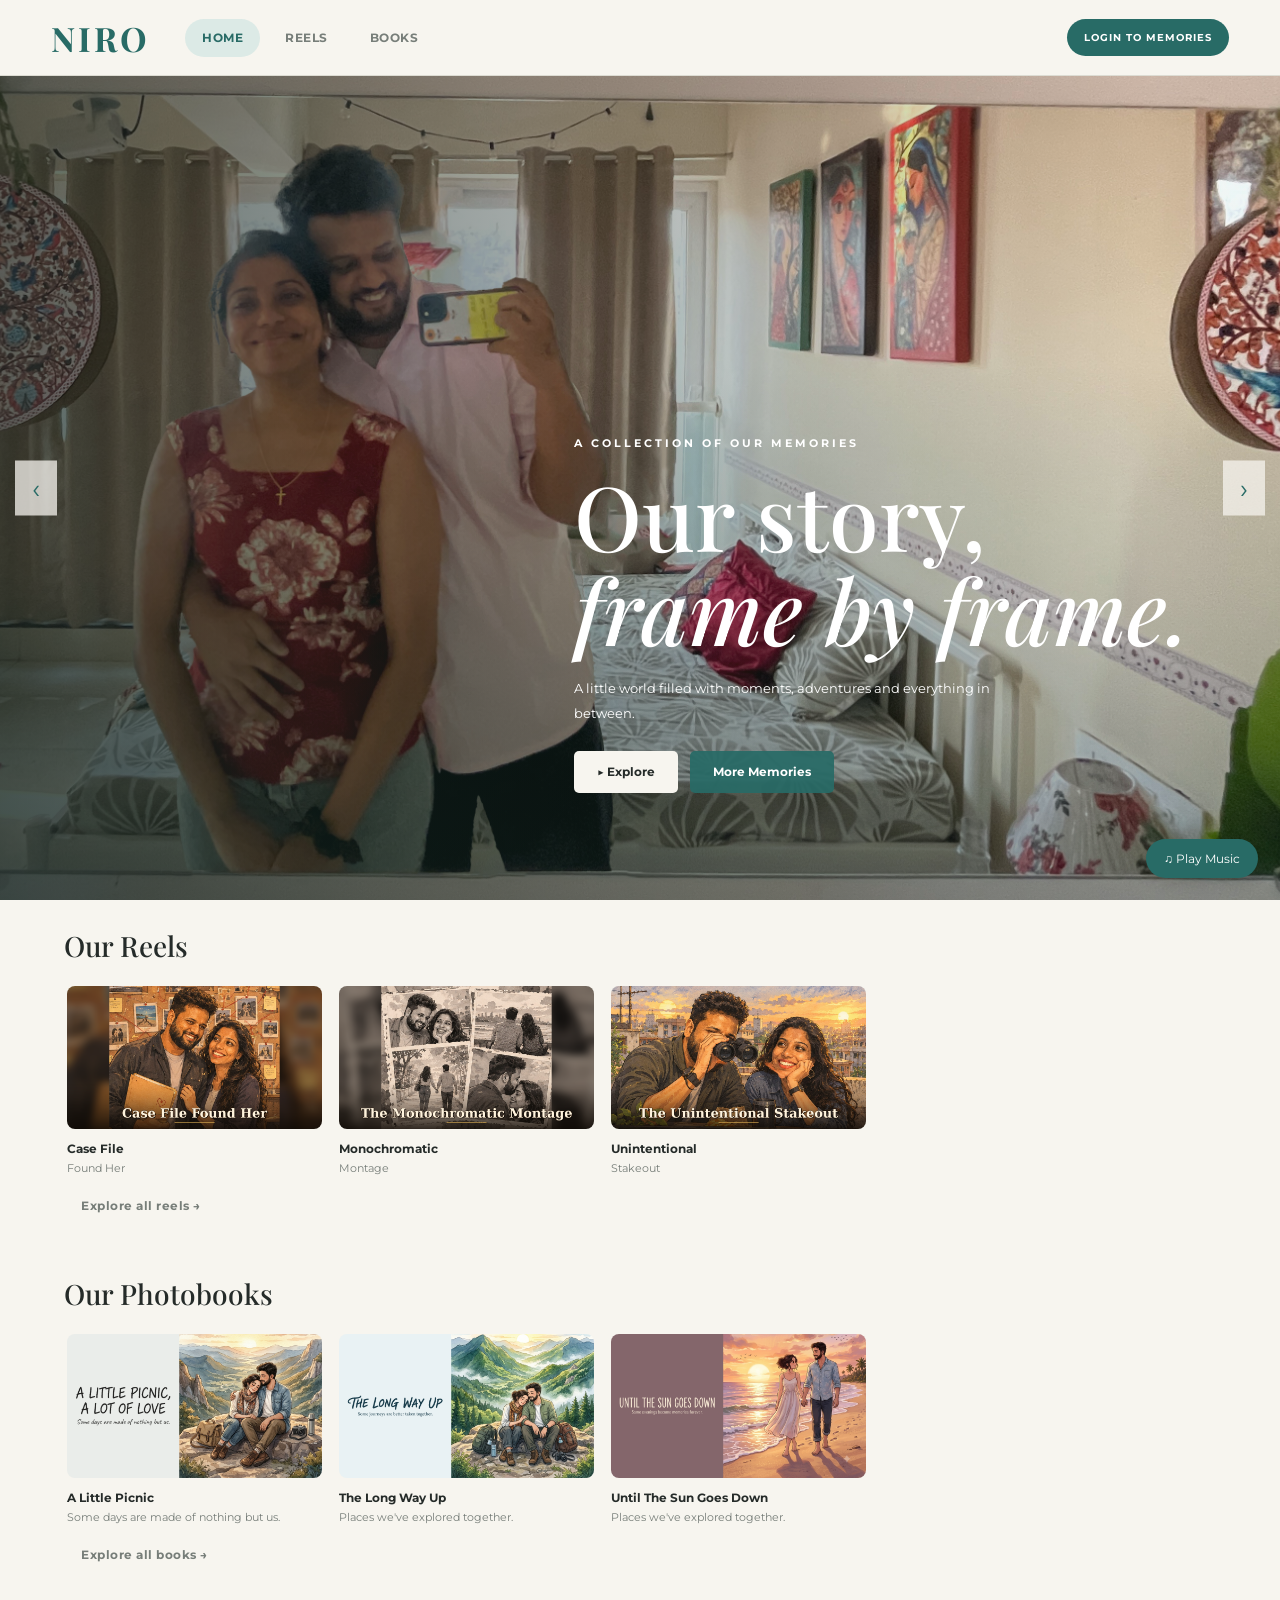
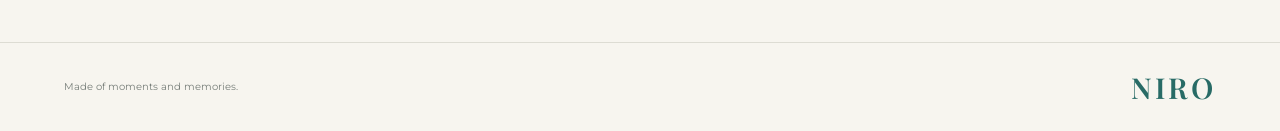
<file: index.html>
<!DOCTYPE html>
<html lang="en">
<head>
  <meta charset="UTF-8">
  <meta name="viewport" content="width=device-width,initial-scale=1">
  <title>NIRO | Our Memories</title>
  <link rel="stylesheet" href="style.css">
</head>
<body>
<div class="loader" id="loader"><h1>NIRO</h1></div>

<header class="topbar">
  <a class="brand" href="index.html">NIRO</a>
  <nav class="main-nav">
    <a class="nav-link active" href="index.html">HOME</a>
    <a class="nav-link" href="reels.html">REELS</a>
    <a class="nav-link" href="books.html">BOOKS</a>
    <!-- <a class="nav-link" href="photos.html">PHOTOS</a> -->
  </nav>
  <div class="top-actions">
    <button class="login-memory" onclick="openLogin()">LOGIN TO MEMORIES</button>
    <div class="niro-profile couple-profile hidden"><img src="assets/niro_profile.jpeg" alt="NIRO profile"></div>
    <span class="role-label hidden">NIRO</span>
    <button class="logout-button hidden" onclick="logout()">LOGOUT</button>
  </div>
</header>

<main>
  <section class="hero">
    <div class="hero-slide active" style="background-image:url('assets/NIRO_Banner.jpg')">
      <div class="hero-shade"></div>
      <div class="hero-content">
        <div class="hero-kicker">A COLLECTION OF OUR MEMORIES</div>
        <h1>Our story,<br><em>frame by frame.</em></h1>
        <p>A little world filled with moments, adventures and everything in between.</p>
        <div class="hero-buttons">
          <button class="hero-btn primary" onclick="document.getElementById('homeReels').scrollIntoView({behavior:'smooth'})">▶ Explore</button>
          <button class="hero-btn secondary" onclick="openLogin()">More Memories</button>
        </div>
      </div>
    </div>
    <button class="hero-arrow hero-prev" id="heroPrev" aria-label="Previous banner">‹</button>
    <button class="hero-arrow hero-next" id="heroNext" aria-label="Next banner">›</button>
    <div class="hero-indicators"><button class="active" aria-label="Banner 1"></button></div>
  </section>

  <section class="shelf">
    <div class="shelf-heading"><h2>Our Reels</h2></div>
    <div class="shelf-track" id="homeReels"></div>
    <a class="nav-link" href="reels.html">Explore all reels →</a>
  </section>
  <section class="shelf">
    <div class="shelf-heading"><h2>Our Photobooks</h2></div>
    <div class="shelf-track" id="homeBooks"></div>
    <a class="nav-link" href="books.html">Explore all books →</a>
  </section>
  <!-- <section class="shelf">
    <div class="shelf-heading"><h2>Still Frames</h2></div>
    <div class="shelf-track" id="homePhotos"></div>
    <a class="nav-link" href="photos.html">Explore all photos →</a>
  </section> -->
</main>

<footer class="footer"><span>Made of moments and memories.</span><span class="footer-brand">NIRO</span></footer>

<div class="login-modal hidden" id="loginModal">
  <div class="login-card">
    <button class="login-close" onclick="closeLogin()" aria-label="Close">×</button>
    <div class="brand">NIRO</div><h2>Welcome back.</h2><p>Your memories are waiting.</p>
    <form id="loginForm">
      <label for="username">USERNAME</label><input id="username" autocomplete="username" required>
      <label for="password">PASSWORD</label><input id="password" type="password" autocomplete="current-password" required>
      <span class="login-error" id="loginError"></span>
      <button class="login-submit" type="submit">ENTER MEMORIES</button>
    </form>
  </div>
</div>

<div class="viewer hidden" id="viewer">
  <button class="viewer-close" onclick="closeViewer()" aria-label="Close viewer">×</button>
  <div id="viewerContent"></div>
</div>

<script src="media-data.js"></script><script src="app.js"></script>
</body>
</html>
</file>
<file: style.css>
@import url('https://fonts.googleapis.com/css2?family=Playfair+Display:ital,wght@0,400;0,500;0,600;0,700;1,400;1,500&family=Montserrat:wght@400;500;600;700;800&display=swap');

:root {
    --ivory: #F7F5EF;
    --ivory-dark: #EEECE4;
    --teal: #286B66;
    --teal-light: #DCEAE6;
    --ink: #252B29;
    --muted: #777E79;
    --line: #DDDCD3;
    --heading: 'Playfair Display', serif;
    --body: 'Montserrat', sans-serif;
}

* {
    box-sizing: border-box;
    margin: 0;
    padding: 0;
}

html {
    scroll-behavior: smooth;
}

body {
    background: var(--ivory);
    color: var(--ink);
    font-family: var(--body);
    min-height: 100vh;
}

button, input {
    font: inherit;
}

button, a {
    -webkit-tap-highlight-color: transparent;
}

a {
    text-decoration: none;
    color: inherit;
}

button {
    cursor: pointer;
}

.hidden {
    display: none !important;
}


/* LOADER */

.loader {
    position: fixed;
    inset: 0;
    z-index: 9999;
    display: grid;
    place-items: center;
    background: var(--ivory);
    transition: opacity .6s, visibility .6s;
}

.loader.done {
    opacity: 0;
    visibility: hidden;
    pointer-events: none;
}

.loader h1 {
    font-family: var(--heading);
    font-size: clamp(4rem, 12vw, 8rem);
    letter-spacing: 12px;
    color: var(--teal);
    font-weight: 600;
}


/* NAVIGATION */

.topbar {
    height: 76px;
    padding: 0 4%;
    display: flex;
    align-items: center;
    gap: 35px;
    position: sticky;
    top: 0;
    z-index: 100;
    background: rgba(247, 245, 239, .97);
    border-bottom: 1px solid var(--line);
    backdrop-filter: blur(12px);
}

.brand {
    color: var(--teal);
    font-family: var(--heading);
    font-size: 2.1rem;
    font-weight: 700;
    letter-spacing: 3px;
    white-space: nowrap;
}

.main-nav {
    display: flex;
    align-items: center;
    gap: 8px;
}

.nav-link {
    padding: 12px 17px;
    border-radius: 30px;
    font-size: .72rem;
    font-weight: 700;
    letter-spacing: .5px;
    color: var(--muted);
    transition: .2s;
}

.nav-link:hover,
.nav-link.active {
    color: var(--teal);
    background: var(--teal-light);
}

.top-actions {
    margin-left: auto;
    display: flex;
    align-items: center;
    gap: 14px;
}

.login-memory {
    background: var(--teal);
    color: white;
    border: 0;
    border-radius: 25px;
    padding: 12px 17px;
    font-size: .65rem;
    font-weight: 700;
    letter-spacing: 1px;
}

.login-memory:hover {
    opacity: .85;
}

.niro-profile {
    width: 42px;
    height: 42px;
    border-radius: 50%;
    border: 2px solid var(--teal);
    overflow: hidden;
}

.niro-profile img {
    width: 100%;
    height: 100%;
    object-fit: cover;
}

.role-label {
    color: var(--teal);
    font-size: .68rem;
    font-weight: 700;
    letter-spacing: 1px;
}

.logout-button {
    border: 0;
    background: transparent;
    color: var(--teal);
    font-size: .68rem;
    font-weight: 700;
}


/* HERO */

.hero {
    position: relative;
    height: calc(100vh - 76px);
    min-height: 540px;
    max-height: 900px;
    overflow: hidden;
    background: var(--ivory-dark);
}

.hero-slide {
    position: absolute;
    inset: 0;
    opacity: 0;
    visibility: hidden;
    transition: opacity .8s ease;
    background-size: cover;
    background-position: center;
}

.hero-slide.active {
    opacity: 1;
    visibility: visible;
}

.hero-shade {
    position: absolute;
    inset: 0;
    background:
        linear-gradient(90deg, rgba(18, 35, 31, .68), rgba(18, 35, 31, .04) 90%),
        linear-gradient(0deg, rgba(18, 35, 31, .4), transparent 65%);
}

.hero-content {
    position: absolute;
    right: 7%;
    bottom: 13%;
    max-width: 650px;
    color: white;
    z-index: 2;
}

.hero-kicker {
    font-size: .66rem;
    font-weight: 700;
    letter-spacing: 3px;
    margin-bottom: 18px;
}

.hero-content h1 {
    font-family: var(--heading);
    font-size: clamp(3rem, 7vw, 6rem);
    font-weight: 500;
    line-height: 1.05;
    margin-bottom: 20px;
}

.hero-content p {
    font-size: .82rem;
    line-height: 1.9;
    max-width: 440px;
    margin-bottom: 25px;
}

.hero-buttons {
    display: flex;
    gap: 12px;
}

.hero-btn {
    border: 0;
    padding: 14px 23px;
    border-radius: 5px;
    font-size: .72rem;
    font-weight: 700;
}

.hero-btn.primary {
    background: var(--ivory);
    color: var(--ink);
}

.hero-btn.secondary {
    background: rgba(40, 107, 102, .92);
    color: white;
}

.hero-arrow {
    position: absolute;
    top: 50%;
    z-index: 4;
    transform: translateY(-50%);
    width: 42px;
    height: 55px;
    border: 0;
    background: rgba(247, 245, 239, .75);
    color: var(--teal);
    font-size: 1.7rem;
}

.hero-prev {
    left: 15px;
}

.hero-next {
    right: 15px;
}

.hero-indicators {
    position: absolute;
    bottom: 35px;
    right: 5%;
    display: flex;
    gap: 8px;
    z-index: 4;
}

.hero-indicators button {
    width: 24px;
    height: 4px;
    border: 0;
    background: rgba(255, 255, 255, .55);
}

.hero-indicators button.active {
    background: white;
}


/* PAGE TITLES AND SHELVES */

.page-intro {
    padding: 50px 5% 20px;
}

.eyebrow {
    color: var(--teal);
    font-size: .64rem;
    font-weight: 700;
    letter-spacing: 3px;
    margin-bottom: 12px;
}

.page-intro h1 {
    font-family: var(--heading);
    font-size: clamp(2.8rem, 6vw, 4.5rem);
    font-weight: 500;
}

.page-description {
    color: var(--muted);
    font-family: var(--heading);
    font-style: italic;
    margin-top: 12px;
    font-size: 1.05rem;
}

.shelf {
    padding: 27px 5% 34px;
    overflow: hidden;
}

.shelf-heading {
    display: flex;
    align-items: center;
    justify-content: space-between;
    margin-bottom: 17px;
}

.shelf-heading h2 {
    font-family: var(--heading);
    font-size: 1.75rem;
    font-weight: 500;
}

.shelf-track {
    display: flex;
    gap: 17px;
    overflow-x: auto;
    overflow-y: hidden;
    padding: 5px 3px 20px;
    scroll-behavior: smooth;
    scrollbar-width: thin;
    scrollbar-color: var(--teal) transparent;
}

.shelf-track::-webkit-scrollbar {
    height: 5px;
}

.shelf-track::-webkit-scrollbar-thumb {
    background: var(--teal);
    border-radius: 10px;
}

.media-card {
    flex: 0 0 255px;
    cursor: pointer;
    transition: transform .25s ease;
}

.media-card:hover {
    transform: scale(1.045);
}

.media-image {
    aspect-ratio: 16/9;
    background: var(--ivory-dark);
    border-radius: 8px;
    overflow: hidden;
    position: relative;
}

.media-image img {
    width: 100%;
    height: 100%;
    object-fit: cover;
    transition: transform .3s;
}

.media-card:hover .media-image img {
    transform: scale(1.06);
}

.media-card h3 {
    font-size: .76rem;
    font-weight: 700;
    margin-top: 12px;
}

.media-card p {
    font-size: .68rem;
    color: var(--muted);
    margin-top: 5px;
}

.media-tag {
    position: absolute;
    bottom: 0;
    left: 10px;
    background: var(--teal);
    color: white;
    padding: 6px 10px;
    font-size: .55rem;
    font-weight: 700;
    letter-spacing: 1px;
}

.media-play {
    position: absolute;
    inset: 0;
    display: grid;
    place-items: center;
    color: white;
    font-size: 2rem;
    background: rgba(0, 0, 0, .12);
    opacity: 0;
    transition: opacity .2s;
}

.media-card:hover .media-play {
    opacity: 1;
}


/* BOOK CARDS */

.book-card {
    flex-basis: 255px;
}

.book-card .media-image {
    aspect-ratio: 16/9;
}

.book-card .media-image img {
    width: 100%;
    height: 100%;
    object-fit: cover;
}


/* FILTERS */

.filters {
    display: flex;
    gap: 10px;
    flex-wrap: wrap;
    padding: 15px 5% 5px;
}

.filter-button {
    border: 1px solid var(--line);
    background: transparent;
    color: var(--ink);
    padding: 10px 17px;
    border-radius: 30px;
    font-size: .68rem;
    font-weight: 700;
}

.filter-button.active,
.filter-button:hover {
    color: white;
    background: var(--teal);
    border-color: var(--teal);
}


/* GENERAL MEDIA VIEWER */

.viewer {
    position: fixed;
    inset: 0;
    z-index: 5000;
    background: rgba(15, 25, 23, .94);
    display: grid;
    place-items: center;
    padding: 30px;
}

.viewer img,
.viewer video {
    max-width: 90%;
    max-height: 80vh;
    object-fit: contain;
}

.viewer-close {
    position: absolute;
    right: 30px;
    top: 20px;
    border: 0;
    background: transparent;
    color: white;
    font-size: 2.5rem;
}


/* LOGIN */

.login-modal {
    position: fixed;
    inset: 0;
    z-index: 4000;
    background: rgba(25, 35, 32, .6);
    display: grid;
    place-items: center;
    padding: 20px;
}

.login-card {
    position: relative;
    background: var(--ivory);
    width: min(420px, 100%);
    padding: 45px;
    border-radius: 8px;
}

.login-card h2 {
    font-family: var(--heading);
    font-size: 2.5rem;
    font-weight: 500;
    margin-bottom: 8px;
}

.login-card > p {
    font-family: var(--heading);
    font-style: italic;
    color: var(--muted);
    margin-bottom: 25px;
}

.login-card form {
    display: flex;
    flex-direction: column;
    gap: 10px;
}

.login-card label {
    font-size: .65rem;
    font-weight: 700;
    letter-spacing: 1px;
}

.login-card input {
    padding: 13px;
    border: 1px solid var(--line);
    background: white;
    margin-bottom: 10px;
    outline-color: var(--teal);
}

.login-submit {
    border: 0;
    background: var(--teal);
    color: white;
    padding: 14px;
    font-size: .72rem;
    font-weight: 700;
    letter-spacing: 1px;
}

.login-close {
    position: absolute;
    top: 12px;
    right: 18px;
    border: 0;
    background: transparent;
    font-size: 2rem;
    color: var(--muted);
}

.login-error {
    color: #a43e38;
    font-size: .72rem;
    min-height: 1em;
}


/* FOOTER */

.footer {
    border-top: 1px solid var(--line);
    margin-top: 45px;
    padding: 25px 5%;
    display: flex;
    align-items: center;
    justify-content: space-between;
    color: var(--muted);
    font-size: .65rem;
}

.footer-brand {
    font-family: var(--heading);
    font-size: 1.8rem;
    font-weight: 600;
    letter-spacing: 3px;
    color: var(--teal);
}


/* COUPLE-ONLY CONTENT */

body:not(.couple-mode) .couple-only {
    display: none !important;
}


/* MUSIC BUTTON */

.music-toggle {
    position: fixed;
    bottom: 22px;
    right: 22px;
    z-index: 3000;
    background: var(--teal);
    color: white;
    border: none;
    border-radius: 30px;
    padding: 12px 18px;
    font-size: 12px;
    cursor: pointer;
    box-shadow: 0 4px 15px rgba(0,0,0,.15);
}


/* ==========================================
   NIRO DIGITAL PHOTOBOOK
   3D PAGE TURN
========================================== */

.flipbook-viewer {
    position: fixed;
    inset: 0;
    z-index: 6000;
    display: none;
    flex-direction: column;
    align-items: center;
    justify-content: center;
    padding: 28px 16px;
    background: radial-gradient(
        ellipse at center,
        #faf8f2 0%,
        #e8e3d8 100%
    );
    color: var(--ink);
    overflow: hidden;
    touch-action: pan-y;
}

.flipbook-viewer.active {
    display: flex;
}

.flipbook-close {
    position: absolute;
    top: 16px;
    right: 24px;
    z-index: 20;
    width: 44px;
    height: 44px;
    border: 0;
    border-radius: 50%;
    background: rgba(255,255,255,.88);
    color: var(--ink);
    font-size: 30px;
    cursor: pointer;
    box-shadow: 0 3px 12px rgba(0,0,0,.10);
}

.flipbook-heading {
    flex: 0 0 auto;
    max-width: 80%;
    margin: 0 0 20px;
    color: var(--teal);
    font-family: var(--heading);
    font-size: clamp(19px,2.5vw,27px);
    text-align: center;
}

.flipbook-stage {
    display: flex;
    flex: 1 1 auto;
    align-items: center;
    justify-content: center;
    gap: clamp(12px,3vw,30px);
    width: 100%;
    min-height: 0;
}

.flipbook-page-wrap {
    position: relative;
    height: min(70vh,760px);
    width: min(48vw,500px);
    max-width: 72vw;
    aspect-ratio: 2/3;
    perspective: 2200px;
    perspective-origin: 50% 50%;
}

.flipbook-page-stack {
    position: relative;
    width: 100%;
    height: 100%;
    isolation: isolate;
    transform-style: preserve-3d;
    filter: drop-shadow(0 18px 22px rgba(35,40,36,.20));
}

/* Page underneath */

.flipbook-under-image {
    position: absolute;
    inset: 0;
    width: 100%;
    height: 100%;
    object-fit: contain;
    background: white;
    border-radius: 2px;
    box-shadow: inset 5px 0 12px rgba(0,0,0,.06);
}

/* Turning sheet */

.flipbook-turn-sheet {
    position: absolute;
    inset: 0;
    z-index: 2;
    transform-style: preserve-3d;
    transform-origin: left center;
    will-change: transform;
    backface-visibility: visible;
}

.flipbook-sheet-front,
.flipbook-sheet-back {
    position: absolute;
    inset: 0;
    overflow: hidden;
    background: white;
    backface-visibility: hidden;
    -webkit-backface-visibility: hidden;
}

.flipbook-sheet-front {
    z-index: 2;
    transform: rotateY(0deg) translateZ(.5px);
    box-shadow: inset -8px 0 12px rgba(0,0,0,.08);
}

.flipbook-sheet-front::after {
    content: "";
    position: absolute;
    inset: 0;
    pointer-events: none;
    background: linear-gradient(
        90deg,
        rgba(0,0,0,.025),
        transparent 12%,
        transparent 82%,
        rgba(0,0,0,.10)
    );
}

.flipbook-sheet-back {
    z-index: 1;
    transform: rotateY(180deg) translateZ(.5px);
    background: linear-gradient(
        90deg,
        #e7e4dc 0%,
        #fff 16%,
        #f7f5ef 100%
    );
    box-shadow: inset 8px 0 14px rgba(0,0,0,.10);
}

.flipbook-sheet-back::after {
    content: "";
    position: absolute;
    inset: 0;
    background: linear-gradient(
        90deg,
        rgba(0,0,0,.16),
        rgba(0,0,0,.035) 24%,
        transparent 60%
    );
}

.flipbook-image,
.flipbook-back-image {
    display: block;
    width: 100%;
    height: 100%;
    object-fit: contain;
    background: white;
}


/* PAGE TURN ANIMATION */

.flipbook-turn-sheet.turn-forward {
    animation: niroBookForward .82s cubic-bezier(.65,.05,.25,1) forwards;
}

.flipbook-turn-sheet.turn-backward {
    transform-origin: right center;
    animation: niroBookBackward .82s cubic-bezier(.65,.05,.25,1) forwards;
}

@keyframes niroBookForward {
    0% {
        transform: rotateY(0deg);
        filter: brightness(1);
    }

    35% {
        transform: rotateY(-68deg);
        filter: brightness(.88);
    }

    65% {
        transform: rotateY(-132deg);
        filter: brightness(.94);
    }

    100% {
        transform: rotateY(-180deg);
        filter: brightness(1);
    }
}

@keyframes niroBookBackward {
    0% {
        transform: rotateY(0deg);
        filter: brightness(1);
    }

    35% {
        transform: rotateY(68deg);
        filter: brightness(.88);
    }

    65% {
        transform: rotateY(132deg);
        filter: brightness(.94);
    }

    100% {
        transform: rotateY(180deg);
        filter: brightness(1);
    }
}


/* FLIPBOOK CONTROLS */

.flipbook-arrow {
    flex: 0 0 auto;
    display: grid;
    place-items: center;
    width: 46px;
    height: 46px;
    border: 1px solid rgba(40,107,102,.18);
    border-radius: 50%;
    background: rgba(255,255,255,.92);
    color: var(--teal);
    font-size: 30px;
    line-height: 1;
    cursor: pointer;
    box-shadow: 0 4px 14px rgba(0,0,0,.10);
    transition: transform .2s ease, opacity .2s ease;
}

.flipbook-arrow:hover:not(:disabled) {
    transform: scale(1.07);
}

.flipbook-arrow:disabled {
    opacity: .28;
    cursor: not-allowed;
    box-shadow: none;
}

.flipbook-controls {
    flex: 0 0 auto;
    margin-top: 17px;
    color: var(--teal);
    font-size: 12px;
    font-weight: 700;
    letter-spacing: 2px;
}

.flipbook-hint {
    flex: 0 0 auto;
    margin-top: 9px;
    color: var(--muted);
    font-size: 10px;
    letter-spacing: .8px;
    text-align: center;
}


/* ==========================================
   MOBILE LAYOUT
========================================== */

@media (max-width:760px) {

    .topbar {
        height: auto;
        min-height: 70px;
        padding: 12px 4%;
        flex-wrap: wrap;
        gap: 10px;
    }

    .brand {
        font-size: 1.8rem;
    }

    .main-nav {
        order: 3;
        width: 100%;
        justify-content: space-between;
        gap: 2px;
    }

    .nav-link {
        padding: 9px 10px;
        font-size: .59rem;
    }

    .login-memory {
        padding: 10px 12px;
        font-size: .57rem;
    }

    .hero {
        height: 78vh;
        min-height: 490px;
    }

    .hero-content {
        left: 7%;
        right: 7%;
        bottom: 13%;
    }

    .hero-content h1 {
        font-size: 3.3rem;
    }

    .hero-content p {
        font-size: .75rem;
    }

    .hero-arrow {
        width: 30px;
        height: 42px;
        font-size: 1.2rem;
    }

    .media-card,
    .book-card {
        flex-basis: 195px;
    }

    .page-intro {
        padding-top: 40px;
    }

    .shelf-heading h2 {
        font-size: 1.45rem;
    }

    .login-card {
        padding: 35px 25px;
    }

    /* Mobile flipbook */

    .flipbook-viewer {
        padding: 66px 10px 22px;
    }

    .flipbook-close {
        top: 12px;
        right: 14px;
        width: 40px;
        height: 40px;
        font-size: 27px;
    }

    .flipbook-heading {
        max-width: 78%;
        margin-bottom: 12px;
        font-size: 19px;
    }

    .flipbook-stage {
        gap: 7px;
    }

    .flipbook-page-wrap {
        height: 70vh;
        width: auto;
        max-width: calc(100vw - 88px);
        aspect-ratio: 2/3;
    }

    .flipbook-arrow {
        width: 34px;
        height: 34px;
        font-size: 23px;
    }

    .flipbook-controls {
        margin-top: 14px;
        font-size: 11px;
    }

    .flipbook-hint {
        max-width: 90%;
        font-size: 9px;
        line-height: 1.5;
    }
}


/* MOBILE HERO BANNER */

@media screen and (max-width:768px) {
    .hero-slide {
        background-image: url("assets/NIRO_Banner_Mobile.png") !important;
        background-position: center center;
        background-size: cover;
        background-repeat: no-repeat;
    }
}


/* SHORT LANDSCAPE SCREENS */

@media (max-height:560px) and (orientation:landscape) {

    .flipbook-viewer {
        padding: 12px 10px;
    }

    .flipbook-heading {
        margin-bottom: 8px;
        font-size: 17px;
    }

    .flipbook-page-wrap {
        height: 72vh;
        width: auto;
        max-width: 55vw;
    }

    .flipbook-controls {
        margin-top: 7px;
    }

    .flipbook-hint {
        display: none;
    }
}


/* REDUCED MOTION ACCESSIBILITY */

@media (prefers-reduced-motion:reduce) {
    .flipbook-turn-sheet.turn-forward,
    .flipbook-turn-sheet.turn-backward {
        animation-duration: .01ms;
    }
}
</file>
